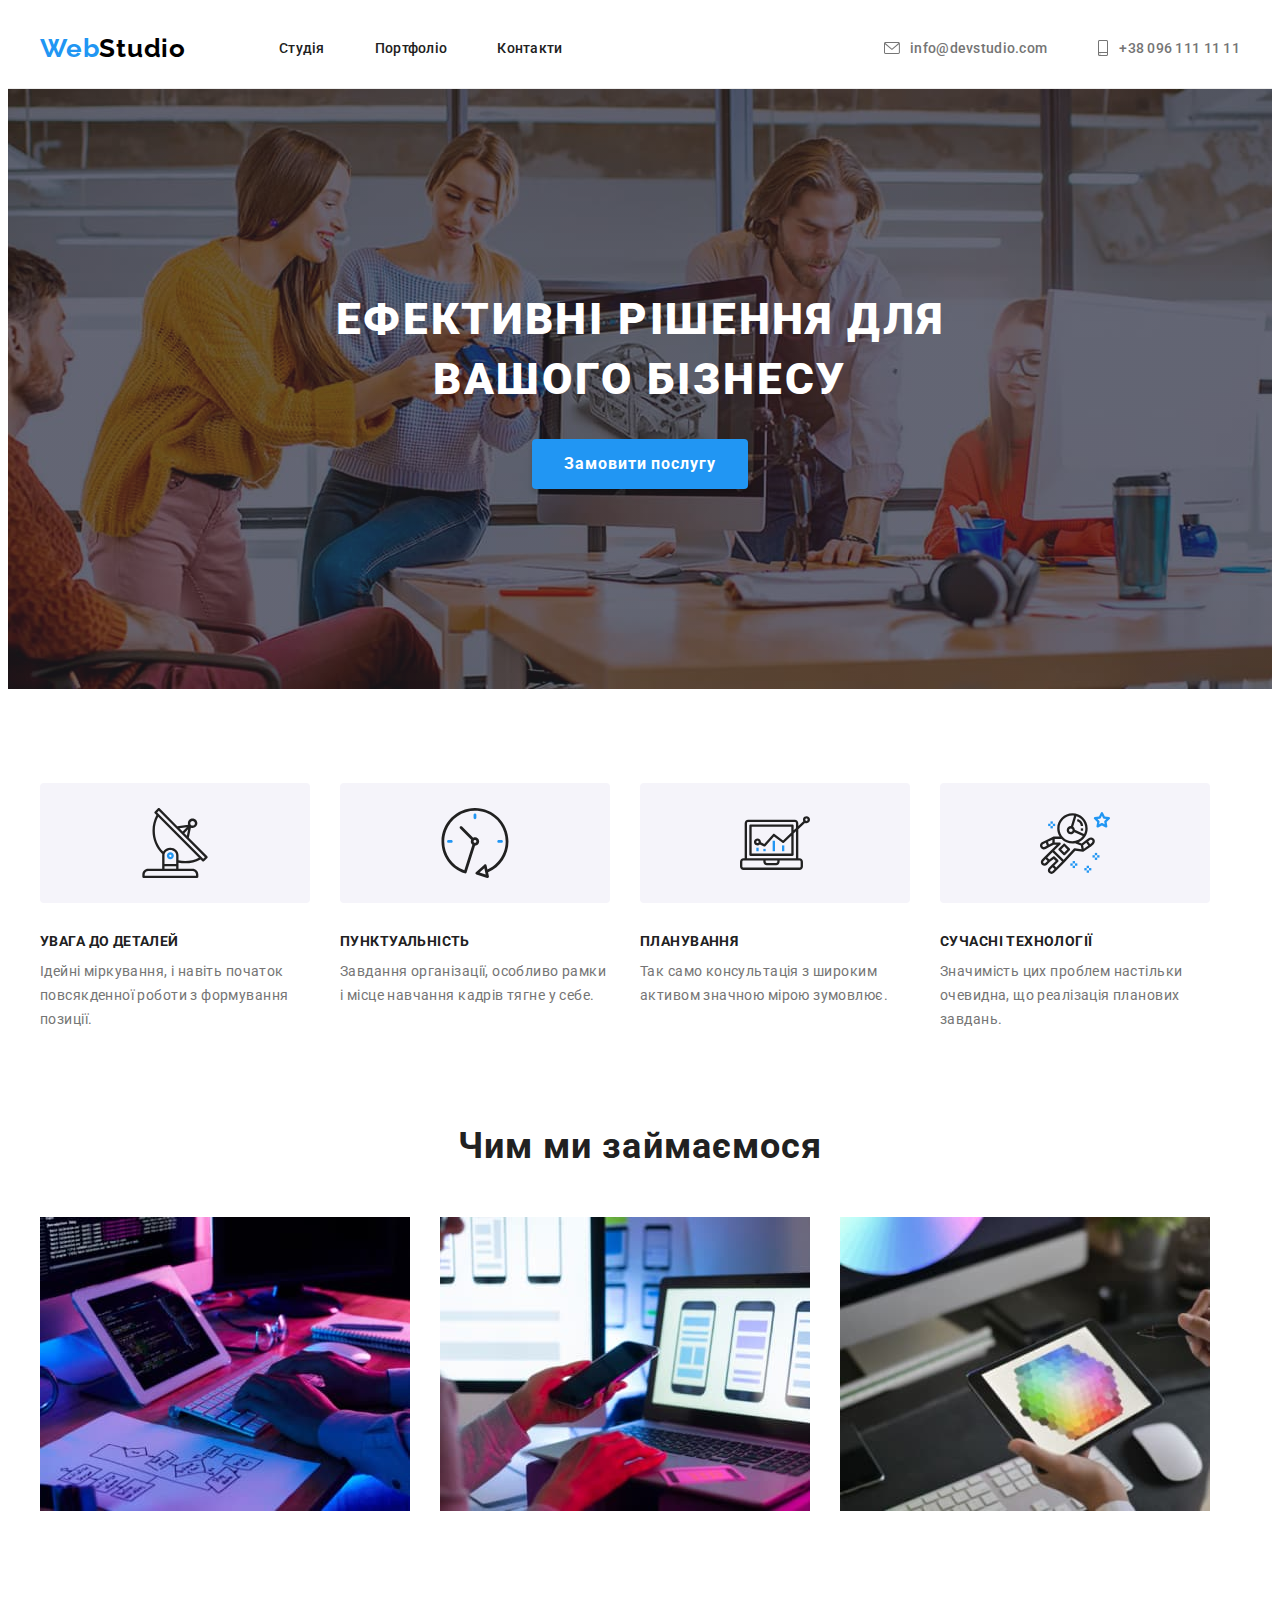
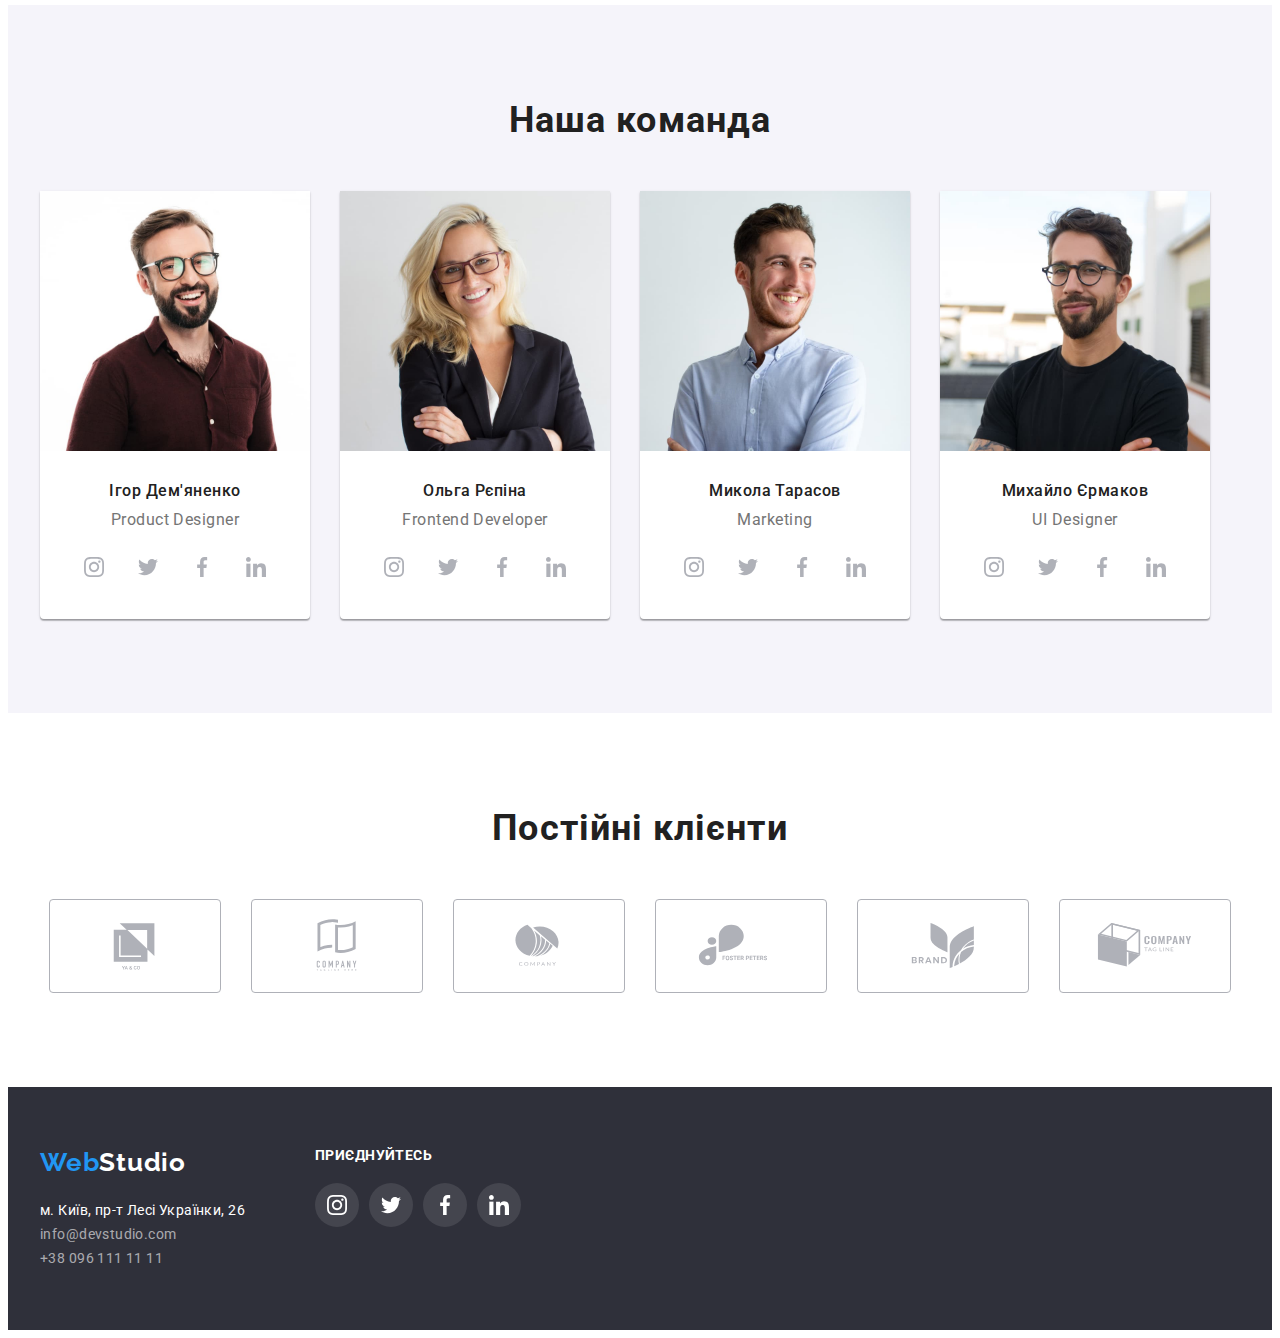
<file: index.html>
<!DOCTYPE html>
<html lang="uk">

<head>
    <meta charset="UTF-8" />
    <meta http-equiv="X-UA-Compatible" content="IE=edge" />
    <meta name="viewport" content="width=device-width, initial-scale=1.0" />
    <title>goit-markup-hw-02</title>
    <link rel="preconnect" href="https://fonts.googleapis.com" />
    <link rel="preconnect" href="https://fonts.gstatic.com" crossorigin />
    <link rel="preconnect" href="https://fonts.googleapis.com" />
    <link rel="preconnect" href="https://fonts.gstatic.com" crossorigin />
    <link
        href="https://fonts.googleapis.com/css2?family=Raleway:wght@700&family=Roboto:wght@400;500;700;900&display=swap"
        rel="stylesheet" />
    <link rel="stylesheet" href="https://cdnjs.cloudflare.com/ajax/libs/modern-normalize/1.1.0/modern-normalize.min.css"
        integrity="sha512-wpPYUAdjBVSE4KJnH1VR1HeZfpl1ub8YT/NKx4PuQ5NmX2tKuGu6U/JRp5y+Y8XG2tV+wKQpNHVUX03MfMFn9Q=="
        crossorigin="anonymous" referrerpolicy="no-referrer" />
    <link rel="stylesheet" href="./css/styles.css" />
</head>

<body>
    
        <header class="header">
            <div class="container header-container">
                <nav class="header-nav">
                    <a href="./index.html" class="header-logo">
                        <span class="first-part-logo">Web</span><span class="last-part-logo">Studio</span></a>

                    <ul class="header-nav-list">
                        <li class="header-nav-item">
                            <a class="header-nav-link" href="./index.html">Студія</a>
                        </li>
                        <li class="header-nav-item">
                            <a class="header-nav-link" href="./portfolio.html">Портфоліо</a>
                        </li>
                        <li class="header-nav-item">
                            <a class="header-nav-link" href="#">Контакти</a>
                        </li>
                    </ul>
                </nav>
                <ul class="header-contacts-list">
                    <div class="gob">
                    <li class="header-contact-item">
                        <a class="header-contact-link" href="mailto:info@devstudio.com">
                            <svg class="contact-icon icon-envelope" width="16px" height="12px">
                                <use href="./images/icons.svg#icon-envelope"></use>
                            </svg>
                            info@devstudio.com</a>
                        </div>
                    </li>

                    <li class="header-contact-item">
                        <div class="gob">
                        <a class="header-contact-link width" href="tel:+380961111111">
                            <svg class="contact-icon icon-smartphone" width="12px" height="16px">
                                <use href="./images/icons.svg#icon-smartphone"></use>
                            </svg>
                            +38 096 111 11 11</a>
                        </div>
                    </li>
                </ul>
            </div>
        </header>

        <main>
            <section class="section hero hero-background">
                <div class="container">
                    <h1 class="hero-title">Ефективні рішення для вашого бізнесу</h1>
                    <button class="hero-btn" type="button">Замовити послугу</button>
                </div>
            </section>

            <section class="section about">
                <div class="container">
                    <h2 class="visually-hidden">Наші переваги</h2>
                    <ul class="about-list">
                        <li class="about-list-item">
                            <div class="box-icon">
                                <svg class="client-icon" width="70" height="70">
                                    <use href="./images/icons.svg#icon-antenna-1"></use>
                                </svg>
                            </div>
                            <h3 class="about-title-futures">Увага до деталей</h3>
                            <p class="about-text-item">
                                Ідейні міркування, і навіть початок повсякденної роботи з
                                формування позиції.
                            </p>
                        </li>
                        <li class="about-list-item">
                            <div class="box-icon">
                                <svg class="client-icon" width="70" height="70">
                                    <use href="./images/icons.svg#icon-clock-1"></use>
                                </svg>
                            </div>
                            <h3 class="about-title-futures">Пунктуальність</h3>
                            <p class="about-text-item">
                                Завдання організації, особливо рамки і місце навчання кадрів
                                тягне у себе.
                            </p>
                        </li>
                        <li class="about-list-item">
                            <div class="box-icon">
                                <svg class="client-icon" width="70" height="70">
                                    <use href="./images/icons.svg#icon-diagram-1"></use>
                                </svg>
                            </div>
                            <h3 class="about-title-futures">Планування</h3>
                            <p class="about-text-item">
                                Так само консультація з широким активом значною мірою
                                зумовлює.
                            </p>
                        </li>
                        <li class="about-list-item">
                            <div class="box-icon">
                                <svg class="client-icon" width="70" height="70">
                                    <use href="./images/icons.svg#icon-astronaut-1"></use>
                                </svg>
                            </div>
                            <h3 class="about-title-futures">Сучасні технології</h3>
                            <p class="about-text-item">
                                Значимість цих проблем настільки очевидна, що реалізація
                                планових завдань.
                            </p>
                        </li>
                    </ul>
                </div>
            </section>

            <section class="section img-box">
                <div class="container">
                    <h2 class="img-box-title title">Чим ми займаємося</h2>
                    <ul class="img-box-list">
                        <div class="wraper">
                        <li class="img-box-item">
                            <img src="./images//box1.jpg" alt="фото програмування" width="370" />
                        </li>
                        <div class="overlay-box"></div>
                        <p></p>
                    </div>
                        <li class="img-box-item">
                            <img src="./images//box2.jpg" alt="фото телефону" width="370" />
                        </li>
                        <li class="img-box-item">
                            <img src="./images//box3.jpg" alt="фото планшету" width="370" />
                        </li>
                    </ul>
                </div>
            </section>

            <section class="section team-section">
                <div class="container">
                    <div class="team">
                        <h2 class="title-team">Наша команда</h2>
                        <ul class="list-team">
                            <li class="card-styles card">
                                <img src="./images//img0.jpg" alt="Фото Ігор Дем'яненко" width="270" />
                                <div class="team-card-div">
                                    <h3 class="title-name">Ігор Дем'яненко</h3>
                                    <p class="text-position">Product Designer</p>

                                    <ul class="social-icons">
                                        <li>
                                            <a href="#" class="social-link">
                                                <svg class="socials-icon instagram" width="20" height="20">
                                                    <use href="./images/icons.svg#instagram"></use>
                                                </svg>
                                            </a>
                                        </li>
                                        <li>
                                            <a href="#" class="social-link">
                                                <svg class="socials-icon twitter" width="20" height="20">
                                                    <use href="./images/icons.svg#twitter"></use>
                                                </svg>
                                            </a>
                                        </li>
                                        <li>
                                            <a href="#" class="social-link">
                                                <svg class="socials-icon facebook" width="20" height="20">
                                                    <use href="./images/icons.svg#facebook"></use>
                                                </svg>
                                            </a>
                                        </li>
                                        <li>
                                            <a href="#" class="social-link">
                                                <svg class="socials-icon linkedin" width="20" height="20">
                                                    <use href="./images/icons.svg#linkedin"></use>
                                                </svg>
                                            </a>
                                        </li>
                                    </ul>
                                </div>
                            </li>
                            <li class="card-styles card">
                                <img src="./images//img1.jpg" alt="Фото Ольга Рєпіна" width="270" />
                                <div class="team-card-div">
                                    <h3 class="title-name">Ольга Рєпіна</h3>
                                    <p class="text-position">Frontend Developer</p>
                                    <ul class="social-icons">
                                        <li>
                                            <a href="#" class="social-link">
                                                <svg class="socials-icon icon" width="20" height="20">
                                                    <use href="./images/icons.svg#instagram"></use>
                                                </svg>
                                            </a>
                                        </li>
                                        <li>
                                            <a href="#" class="social-link">
                                                <svg class="socials-icon icon" width="20" height="20">
                                                    <use href="./images/icons.svg#twitter"></use>
                                                </svg>
                                            </a>
                                        </li>
                                        <li>
                                            <a href="#" class="social-link">
                                                <svg class="socials-icon facebook" width="20" height="20">
                                                    <use href="./images/icons.svg#facebook"></use>
                                                </svg>
                                            </a>
                                        </li>
                                        <li>
                                            <a href="#" class="social-link">
                                                <svg class="socials-icon linkedin" width="20" height="20">
                                                    <use href="./images/icons.svg#linkedin"></use>
                                                </svg>
                                            </a>
                                        </li>
                                    </ul>
                                </div>
                            </li>
                            <li class="card-styles card">
                                <img src="./images//img2.jpg" alt=" Фото Микола Тарасов" width="270" />
                                <div class="team-card-div">
                                    <h3 class="title-name">Микола Тарасов</h3>
                                    <p class="text-position">Marketing</p>
                                    <ul class="social-icons">
                                        <li>
                                            <a href="#" class="social-link">
                                                <svg class="socials-icon instagram" width="20" height="20">
                                                    <use href="./images/icons.svg#instagram"></use>
                                                </svg>
                                            </a>
                                        </li>
                                        <li>
                                            <a href="#" class="social-link">
                                                <svg class="socials-icon twitter" width="20" height="20">
                                                    <use href="./images/icons.svg#twitter"></use>
                                                </svg>
                                            </a>
                                        </li>
                                        <li>
                                            <a href="#" class="social-link">
                                                <svg class="socials-icon facebook" width="20" height="20">
                                                    <use href="./images/icons.svg#facebook"></use>
                                                </svg>
                                            </a>
                                        </li>
                                        <li>
                                            <a href="#" class="social-link">
                                                <svg class="socials-icon linkedin" width="20" height="20">
                                                    <use href="./images/icons.svg#linkedin"></use>
                                                </svg>
                                            </a>
                                        </li>
                                    </ul>
                                </div>
                            </li>
                            <li class="card-styles card">
                                <img src="./images//img3.jpg" alt="Фото Михайло Єрмаков" width="270" />
                                <div class="team-card-div">
                                    <h3 class="title-name">Михайло Єрмаков</h3>
                                    <p class="text-position">UI Designer</p>
                                    <ul class="social-icons">
                                        <li>
                                            <a href="#" class="social-link">
                                                <svg class="socials-icon instagram" width="20" height="20">
                                                    <use href="./images/icons.svg#instagram"></use>
                                                </svg>
                                            </a>
                                        </li>
                                        <li>
                                            <a href="#" class="social-link">
                                                <svg class="socials-icon twitter" width="20" height="20">
                                                    <use href="./images/icons.svg#twitter"></use>
                                                </svg>
                                            </a>
                                        </li>
                                        <li>
                                            <a href="#" class="social-link">
                                                <svg class="socials-icon facebook" width="20" height="20">
                                                    <use href="./images/icons.svg#facebook"></use>
                                                </svg>
                                            </a>
                                        </li>
                                        <li>
                                            <a href="#" class="social-link">
                                                <svg class="socials-icon linkedin" width="20" height="20">
                                                    <use href="./images/icons.svg#linkedin"></use>
                                                </svg>
                                            </a>
                                        </li>
                                    </ul>
                                </div>
                            </li>
                        </ul>
                    </div>
                </div>
            </section>
            <section class="clients">
                <div class="container">
                <h2 class="clients-title">Постійні клієнти</h2>
                <ul class="client-list">
                    <li>
                        <a href="#" class="client-link">
                            <svg class="client-icon" width="106" height="60">
                                <use href="./images/icons.svg#icon-logo"></use>
                            </svg></a>
                    </li>
                    <li>
                        <a href="#" class="client-link">
                            <svg class="client-icon" width="106" height="60">
                                <use href="./images/icons.svg#icon-logo-1"></use>
                            </svg></a>
                    </li>
                    <li>
                        <a href="#" class="client-link">
                            <svg class="client-icon" width="106" height="60">
                                <use href="./images/icons.svg#icon-logo-2"></use>
                            </svg></a>
                    </li>
                    <li>
                        <a href="#" class="client-link">
                            <svg class="client-icon" width="106" height="60">
                                <use href="./images/icons.svg#icon-logo-3"></use>
                            </svg></a>
                    </li>
                    <li>
                        <a href="#" class="client-link">
                            <svg class="client-icon" width="106" height="60">
                                <use href="./images/icons.svg#icon-logo-4"></use>
                            </svg></a>
                    </li>
                    <li>
                        <a href="#" class="client-link">
                            <svg class="client-icon" width="106" height="60">
                                <use href="./images/icons.svg#icon-logo-5"></use>
                            </svg></a>
                    </li>
                </ul>
             </div>
            </section>
        </main>

        <footer class="footer">
            <div class="container">
                <div class="footer-container">
             <div class="footer-folow">
                <a href="./index.html" class="footer-logo">
                    <span class="first-part-logo">Web</span><span
                        class="last-part-logo last-color-logo">Studio</span></a>
                        
                    <address class="footer-adress">
                        <ul class="footer-list">
                            <li>
                                <a class="footer-adress-link link" href="https://goo.gl/maps/CPtrU1FHBa2aNyZL9"
                                    target="_blank" rel="noopener noreferrer nofollow">м. Київ, пр-т Лесі Українки,
                                    26</a>
                            </li>
                            <li>
                                <a class="footer-contact-link link" href="mailto:info@devstudio.com"
                                    lang="en">info@devstudio.com</a>
                            </li>
                            <li>
                                <a class="footer-contact-link link" href="tel:+380961111111">+38 096 111 11 11</a>
                            </li>
                        </ul>
                    </address>
                </div>
                <div class="folow">
                    <p class="footer-icon-title">ПРИЄДНУЙТЕСЬ</p>
                    <ul class="footer-icon-item">
                        <li><a href="#" class="footer-link-icon"><svg class="footer-icon" width="20" height="20">
                                    <use href="./images/icons.svg#instagram"></use>
                                </svg></a></li>

                        <li><a href="#" class="footer-link-icon"><svg class="footer-icon" width="20" height="20">
                                    <use href="./images/icons.svg#twitter"></use>
                                </svg></a></li>

                        <li><a href="#" class="footer-link-icon"><svg class="footer-icon" width="20" height="20">
                                    <use href="./images/icons.svg#facebook"></use>
                                </svg></a></li>

                        <li><a href="#" class="footer-link-icon"><svg class="footer-icon" width="20" height="20">
                                    <use href="./images/icons.svg#linkedin"></use>
                                </svg></a></li>
                    </ul>
                </div>
            </div>
                
            </div>
        </footer>

</body>

</html>
</file>
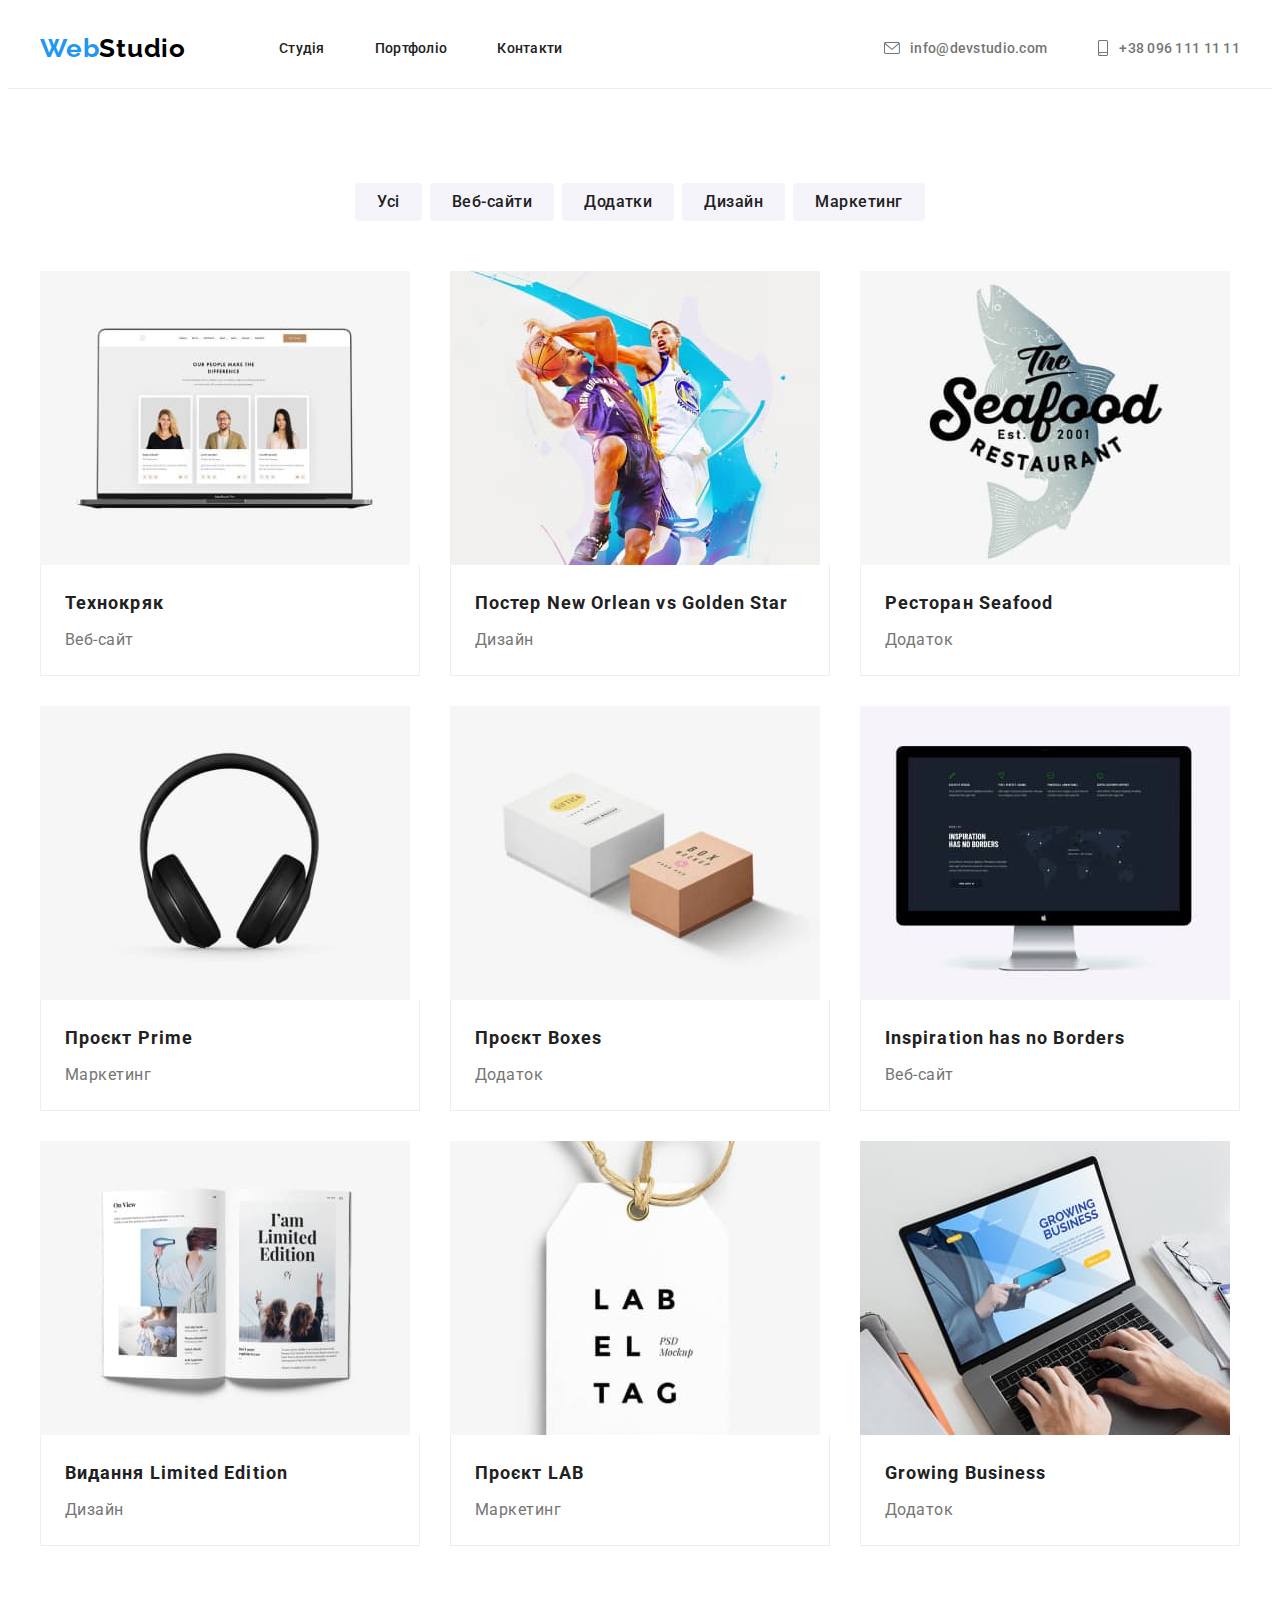
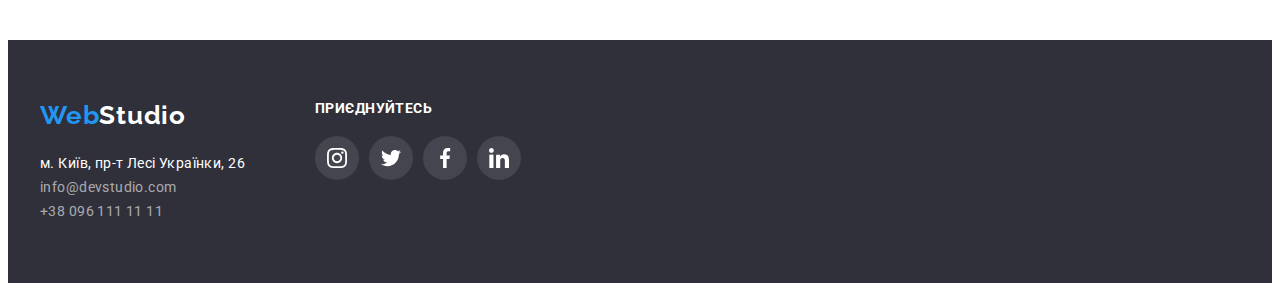
<file: portfolio.html>
<!DOCTYPE html>
<html lang="uk">

<head>
    <meta charset="UTF-8" />
    <meta http-equiv="X-UA-Compatible" content="IE=edge" />
    <meta name="viewport" content="width=device-width, initial-scale=1.0" />
    <title>goit-markup-hw-02</title>
    <link rel="preconnect" href="https://fonts.googleapis.com" />
    <link rel="preconnect" href="https://fonts.gstatic.com" crossorigin />
    <link rel="preconnect" href="https://fonts.googleapis.com" />
    <link rel="preconnect" href="https://fonts.gstatic.com" crossorigin />
    <link
        href="https://fonts.googleapis.com/css2?family=Raleway:wght@700&family=Roboto:wght@400;500;700;900&display=swap"
        rel="stylesheet" />
    <link rel="stylesheet" href="https://cdnjs.cloudflare.com/ajax/libs/modern-normalize/1.1.0/modern-normalize.min.css"
        integrity="sha512-wpPYUAdjBVSE4KJnH1VR1HeZfpl1ub8YT/NKx4PuQ5NmX2tKuGu6U/JRp5y+Y8XG2tV+wKQpNHVUX03MfMFn9Q=="
        crossorigin="anonymous" referrerpolicy="no-referrer" />
    <link rel="stylesheet" href="./css/styles.css" />
</head>

<body>
    <div class="contaniner">
        <header class="header">
            <div class="container header-container">
                <nav class="header-nav">
                    <a href="./index.html" class="header-logo">
                        <span class="first-part-logo">Web</span><span class="last-part-logo">Studio</span></a>

                    <ul class="header-nav-list">
                        <li class="header-nav-item">
                            <a class="header-nav-link" href="./index.html">Студія</a>
                        </li>
                        <li class="header-nav-item">
                            <a class="header-nav-link" href="./portfolio.html">Портфоліо</a>
                        </li>
                        <li class="header-nav-item">
                            <a class="header-nav-link" href="#">Контакти</a>
                        </li>
                    </ul>
                </nav>
                <ul class="header-contacts-list">
                    <li class="header-contact-item">
                        <a class="header-contact-link" href="mailto:info@devstudio.com">
                            <svg class="contact-icon icon-envelope" width="16px" height="12px">
                                <use href="./images/icons.svg#icon-envelope"></use>
                            </svg>
                            info@devstudio.com</a>
                    </li>
                    <li class="header-contact-item">
                        <a class="header-contact-link width" href="tel:+380961111111">
                            <svg class="contact-icon icon-smartphone" width="12px" height="16px">
                                <use href="./images/icons.svg#icon-smartphone"></use>
                            </svg>
                            +38 096 111 11 11</a>
                    </li>
                </ul>
            </div>
        </header>
        <main>
            <section class="section-portfolio">
                <div class="container">
                    <h1 class="visually-hidden">Портфоліо</h1>

                    <ul class="menu-btn">
                        <li class="btn-nav-li">
                            <button class="btn-nav" type="button">Усі</button>
                        </li>
                        <li class="btn-nav-li">
                            <button class="btn-nav" type="button">Веб-сайти</button>
                        </li>
                        <li class="btn-nav-li">
                            <button class="btn-nav" type="button">Додатки</button>
                        </li>
                        <li class="btn-nav-li">
                            <button class="btn-nav" type="button">Дизайн</button>
                        </li>
                        <li class="btn-nav-li">
                            <button class="btn-nav" type="button">Маркетинг</button>
                        </li>
                    </ul>

                    <ul class="card-list">
                        <li class="item">
                            <img src="./images/portf1.jpg" alt="Технокряк" width="370" />
                            <div class="card-div">
                                <h2 class="portfolio-title-item">Технокряк</h2>
                                <p class="portfolio-text-item">Веб-сайт</p>
                            </div>
                        </li>

                        <li class="item">
                            <img src="./images/portf2.jpg" alt="Постер New Orlean vs Golden Star" width="370" />
                            <div class="card-div">
                                <h2 class="portfolio-title-item">
                                    Постер New Orlean vs Golden Star
                                </h2>
                                <p class="portfolio-text-item">Дизайн</p>
                            </div>
                        </li>

                        <li class="item">
                            <img src="./images/portf3.jpg" alt="Ресторан Seafood" width="370" />
                            <div class="card-div">
                                <h2 class="portfolio-title-item">Ресторан Seafood</h2>
                                <p class="portfolio-text-item">Додаток</p>
                            </div>
                        </li>

                        <li class="item">
                            <img src="./images/portf4.jpg" alt="Проєкт Prime" width="370" />
                            <div class="card-div">
                                <h2 class="portfolio-title-item">Проєкт Prime</h2>
                                <p class="portfolio-text-item">Маркетинг</p>
                            </div>
                        </li>

                        <li class="item">
                            <img src="./images/portf5.jpg" alt="Проєкт Boxes" width="370" />
                            <div class="card-div">
                                <h2 class="portfolio-title-item">Проєкт Boxes</h2>
                                <p class="portfolio-text-item">Додаток</p>
                            </div>
                        </li>

                        <li class="item">
                            <img src="./images/portf6.jpg" alt="Inspiration has no Borders" width="370" />
                            <div class="card-div">
                                <h2 class="portfolio-title-item">
                                    Inspiration has no Borders
                                </h2>
                                <p class="portfolio-text-item">Веб-сайт</p>
                            </div>
                        </li>

                        <li class="item">
                            <img src="./images/portf7.jpg" alt="Видання Limited Edition" width="370" />
                            <div class="card-div">
                                <h2 class="portfolio-title-item">Видання Limited Edition</h2>
                                <p class="portfolio-text-item">Дизайн</p>
                            </div>
                        </li>

                        <li class="item">
                            <img src="./images/portf8.jpg" alt="Проєкт LAB" width="370" />
                            <div class="card-div">
                                <h2 class="portfolio-title-item">Проєкт LAB</h2>
                                <p class="portfolio-text-item">Маркетинг</p>
                            </div>
                        </li>

                        <li class="item down">
                            <img src="./images/portf9.jpg" alt="Growing Business" width="370" />
                            <div class="card-div">
                                <h2 class="portfolio-title-item">Growing Business</h2>
                                <p class="portfolio-text-item">Додаток</p>
                            </div>
                        </li>
                    </ul>
                </div>
            </section>
        </main>

        <footer class="footer">
            <div class="container">
                <div class="footer-container">
             <div class="footer-folow">
                <a href="./index.html" class="footer-logo">
                    <span class="first-part-logo">Web</span><span
                        class="last-part-logo last-color-logo">Studio</span></a>
                        
                    <address class="footer-adress">
                        <ul class="footer-list">
                            <li>
                                <a class="footer-adress-link link" href="https://goo.gl/maps/CPtrU1FHBa2aNyZL9"
                                    target="_blank" rel="noopener noreferrer nofollow">м. Київ, пр-т Лесі Українки,
                                    26</a>
                            </li>
                            <li>
                                <a class="footer-contact-link link" href="mailto:info@devstudio.com"
                                    lang="en">info@devstudio.com</a>
                            </li>
                            <li>
                                <a class="footer-contact-link link" href="tel:+380961111111">+38 096 111 11 11</a>
                            </li>
                        </ul>
                    </address>
                </div>
                <div class="folow">
                    <p class="footer-icon-title">ПРИЄДНУЙТЕСЬ</p>
                    <ul class="footer-icon-item">
                        <li><a href="#" class="footer-link-icon"><svg class="footer-icon" width="20" height="20">
                                    <use href="./images/icons.svg#instagram"></use>
                                </svg></a></li>

                        <li><a href="#" class="footer-link-icon"><svg class="footer-icon" width="20" height="20">
                                    <use href="./images/icons.svg#twitter"></use>
                                </svg></a></li>

                        <li><a href="#" class="footer-link-icon"><svg class="footer-icon" width="20" height="20">
                                    <use href="./images/icons.svg#facebook"></use>
                                </svg></a></li>

                        <li><a href="#" class="footer-link-icon"><svg class="footer-icon" width="20" height="20">
                                    <use href="./images/icons.svg#linkedin"></use>
                                </svg></a></li>
                    </ul>
                </div>
            </div>
                
            </div>
        </footer>
    </div>
</body>

</html>
</file>
<file: css/styles.css>
h1,h2,h3,h4,h5,h6,p {
    margin: 0px;
}
ul {
    margin: 0px;
    padding: 0px;
    list-style: none;
}
a {
    text-decoration: none;
}
img {
    display: block;
    
}

button {
    cursor: pointer;
}
.container {
    width: 1200px;
    padding-left: 15px;
    padding-right: 15px;
    margin: 0 auto;
    
   
}
/*root*/
:root{
    --second-font: 'Raleway';
    --first-color: #212121;
    --second-color: #2196F3;
    --element-font-color:  #FFFFFF;
}
body {
    font-family: "Roboto", sans-serif;
    color: var(--first-color);
    background-color:var(--element-font-color);
    }

/*header*/
.header { border-bottom: 1px solid #ECECEC;
    
}
.header-container{
    display: flex;
 
    
}
.header-nav {
    display: flex;
    align-items: center;
    
}


.first-part-logo {
    font-family:var(--second-font) ;
    font-style: normal;
    font-weight: 700;
    font-size: 26px;
    line-height: calc(31 / 26);
    letter-spacing: 0.03em;
    color: var(--second-color);
}

.last-part-logo {
    font-family: var(--second-font);
    font-style: normal;
    font-weight: 700;
    font-size: 26px;
    line-height: calc(31 / 26);
    letter-spacing: 0.03em;
    color: #000000;
}
.header-nav-list {
    display: flex;
    align-items: center;
    margin-left: 93px;

    
  
}
.header-nav-item:not(:first-child) {
   
    text-align: center;
    margin-left: 50px;

}
.header-contact-item:hover{
fill: #2196F3;
}
.header-nav-link {
            font-weight: 500;
            font-size: 14px;
            line-height: calc(16 / 14);
            letter-spacing: 0.02em;
            color: var(--first-color);
            padding-top: 32px;
            padding-bottom: 32px;
            display: block;
    
}
.header-nav-link:hover, 
.header-nav-link:focus {
            color:var(--second-color);
}
/*93 215*/
.header-contacts-list {
    display: flex;
    margin-left: auto;
    
    
}
.icon-envelope{
   
}

.icon-smartphone{ 
   
}


 

.header-contact-item:not(:first-child){
    margin-left: 50px;
  
}
.header-contact-link {
            font-weight: 500;
            font-size: 14px;
            align-items: center;
            line-height: calc(16 / 14);
            letter-spacing: 0.02em;
            color: #757575; 
            padding-top: 32px;
            padding-bottom: 32px;
            display: flex         
}
.contact-icon{
    margin-right: 10px;
    fill: currentColor;
   
    
}
.header-contact-link:hover,
.header-contact-link:focus {
    color: #2196F3;
}




/*section hero*/
.hero {
            max-width: 1600px;
            margin-left: auto;
            margin-right: auto;
            background-color:#2F303A ;
            padding-top: 200px;
            padding-bottom: 200px;
            background-image:linear-gradient(to right,rgba(47, 48, 58, 0.4),rgba(47, 48, 58, 0.4)), url(../images/baground.jpg);
              
            background-size: cover;
            background-repeat: no-repeat;
            background-position: center;
            
            
    
}
.hero-title {
            font-weight: 900;
            font-size: 44px;
            line-height: calc(60 / 44);    
            text-align: center;
            letter-spacing: 0.06em;
            text-transform: uppercase;    
            color:var(--element-font-color);
            width: 696px;
            margin: 0 auto;
            margin-bottom: 30px;
}

.hero-btn {
            font-family: 'Roboto';
            font-style: normal;
            font-weight: 700;
            font-size: 16px;
            line-height: calc(30 / 16);
            display: flex;
            letter-spacing: 0.06em;
            background-color:var(--second-color);
            cursor: pointer;
            color: var(--element-font-color);
            border-radius: 4px;
            border: none;
            margin: 0 auto;
            padding:10px 32px 10px 32px;
            box-shadow: 0px 4px 4px rgba(0, 0, 0, 0.15);
            
 
}
.hero-btn:hover,
.hero-btn:focus {
            background-color: #188CE8;
}


/*section about*/
.about {
            padding-top: 94px;
            padding-bottom: 94px;
}
.visually-hidden {
            position: absolute;
            white-space: nowrap;
            width: 1px;
            height: 1px;
            overflow: hidden;
            border: 0;
            padding: 0;
            clip: rect(0 0 0 0);
            clip-path: inset(50%);
            margin: -1px;
} 

.box-icon{
    display: flex;
    width: 270px;
    height: 120px;
    background-color: #F5F4FA;
    border-radius: 4px;
    justify-content: center;
    align-items: center;
    margin-bottom: 30px;
}
.about-list {
}
.about-title-futures {
            font-weight: 700;
            font-size: 14px;
            line-height: calc(16 / 14);
            letter-spacing: 0.03em;
            text-transform: uppercase;
            color: var(--first-color);
            margin-bottom: 10px;
}
.about-text-item {
            font-weight: 400;
            font-size: 14px;
            line-height: 24px;    
            letter-spacing: 0.03em;    
            color: #757575;
            

}
.about-list-item{
    width: 270px;
   
    
    
}
.about-list-item:not(:first-child){
   margin-left: 30px;

}

.about-list{
    
    
   display: flex;
   
    
}
/*section box*/
.img-box {
            padding-bottom: 94px;
}
.img-box-title {
            font-weight: 700;
            font-size: 36px;
            line-height: calc(42 / 36);
            text-align: center;
            letter-spacing: 0.03em;    
            color: var(--first-color);
            
}
.img-box-list {
    display: flex;
    flex-wrap: wrap;
    margin-top: 50px;

}

.img-box-item:not(:first-child){
    margin-left: 30px;

}
/*section team*/
.team-section{
    background: #F5F4FA;
    padding-top: 94px;
    padding-bottom: 94px;
    
}
.team {
            background: #F5F4FA;
            
           
}
.title-team {
            font-weight: 700;
            font-size: 36px;
            line-height: 42px;
            text-align: center;
            letter-spacing: 0.03em;
            color: var(--first-color);
            
            
            
        
}
.list-team {
            
            display: flex;
            margin-top: 50px;
               
}



.social-icons{
    display: flex;
    gap: 10px;
    justify-content: center;
    margin-top: 16px;
}

.social-link{
    display: flex;
    justify-content: center;
    align-items: center;

    width: 44px;
    height: 44px;
    background-color: #FFFFFF;
    color: #AFB1B8;
    border-radius: 50%;
}

.social-link:hover 
{
    background-color: #2196F3;
    
}
.social-icons{
    fill:#AFB1B8;
}

.social-link:hover, .social-icon{
    fill: #FFFFFF;
}



.social-link{
    
fill: currentColor;
}



.socials-icon-instagram {
   
}

.socials-icon-twitter {
    
}
.socials-icon-facebook {
    
}




.card:not(:first-child){
    margin-left: 30px;
}
.card {
    border-radius: 0px 0px 4px 4px;
    box-shadow: 0px 1px 3px rgba(0, 0, 0, 0.12), 0px 1px 1px rgba(0, 0, 0, 0.14), 0px 2px 1px rgba(0, 0, 0, 0.2);
}
.card-styles {
            background-color: var(--element-font-color);
            width: 270px;
}
.title-name {
            font-weight: 500;
            font-size: 16px;
            line-height: calc(19 / 16);    
            text-align: center;
            letter-spacing: 0.03em;
            color: var(--first-color);

            margin-bottom: 10px;
}
.text-position {
            font-weight: 400;
            font-size: 16px;
            line-height: calc(19 / 16);    
            text-align: center;
            letter-spacing: 0.03em;    
            color: #757575;
            

}
.team-card-div {
    padding-bottom: 30px;
    padding-top: 30px;

}

.clients {
    margin-top: 94px;
    margin-bottom: 94px;
}
.clients-title{
font-weight: 700;
font-size: 36px;
line-height: 42px;
text-align: center;
letter-spacing: 0.03em;

color: #212121;
margin-bottom: 50px;
}

.client-list{
    display: flex;
    justify-content: center;
    align-items: center;
    gap: 30px;
}
.client-link{
    display: flex;
    align-items: center;
    justify-content: center;
    width: 170px;
    height: 92px;
    border: 1px solid #AFB1B8;
    color:#AFB1B8 ;
    border-radius: 4px;
 
    
}
.client-link:hover,
.client-link:focus{
    border-color: #2196F3;
    color: #2196F3;
    
}
.client-icon{
     fill: currentColor;
}


.client-icon:hover, .client-link:hover  {
   
    
}
.client-icon:hover,
.client-icon:focus{
    
    
}



/*footer*/
.footer {
            background: #2F303A;
            padding-top: 60px;
            padding-bottom: 60px;
            
            
}

    
.footer-container{

display: flex;

}


.footer-adress{          
            
            margin-top: 20px;            
}




.last-color-logo {
            color: var(--element-font-color);
}

.footer-list {
            
            font-style: normal;
            


}
.link:not(:first-child){
    margin-top: 9px;
}

   

.footer-adress-link {
            font-weight: 400;
            font-size: 14px;
            line-height: calc(24 / 14);    
            letter-spacing: 0.03em;    
            color: var(--element-font-color);
            
}
.footer-adress-link:hover,
.footer-adress-link:focus{        
            color: var(--second-color);
}

.btn-nav-li:not(:first-child){
    margin-left: 8px;
}


.footer-contact-link {
            font-weight: 400;
            font-size: 14px;
            line-height: calc(24 / 14);
            letter-spacing: 0.03em;    
            color: rgba(255, 255, 255, 0.6);
}
.footer-contact-link:hover,
.footer-contact-link:focus {
            color: var(--second-color);
}

.folow{
    
    margin-left: 70px;
    
}

.footer-icon{ 
  
   justify-content: center;
   
   align-items: center;
    
    
   
}
.footer-link-icon{
    display: flex;
    justify-content: center;
    align-items: center;

    width: 44px;
    height: 44px;
    background-color: rgba(255, 255, 255, 0.1);;
    border-radius: 50%;
    fill: #FFFFFF;;
}
.footer-link-icon:hover,
.footer-link-icon:focus{
    background-color: #2196F3;
}


.footer-icon-title{
font-weight: 700;
font-size: 14px;
line-height: 16px;
letter-spacing: 0.03em;
text-transform: uppercase;
display: block;
color: #FFFFFF;



}
.footer-icon-item{
    display: flex;
    gap: 10px;
    margin-top: 20px;
}




/*portfolio*/
.section-portfolio {
    padding-top: 94px;
    padding-bottom: 94px;
    
}

.menu-btn {
            display: flex;
            margin-bottom: 50px;
            justify-content: center;
        
}



    




.btn-nav-li{
    
border-radius: 4px;
}

.btn-nav {
            font-family: 'Roboto';
            font-style: normal;
            font-weight: 500;
            font-size: 16px;
            line-height: calc(26 / 16);
            text-align: center;
            letter-spacing: 0.03em;    
            color: var(--first-color);
            background-color: #F5F4FA;
            border-radius: 4px;
            cursor: pointer;
            padding: 6px 22px 6px 22px;
            margin: 0 auto;
            border: none;
            
            
}


.btn-nav:hover,
.btn-nav:focus{
            background-color: var(--second-color);
            color: var(--element-font-color);
            box-shadow: 0px 3px 1px rgba(0, 0, 0, 0.1), 0px 1px 2px rgba(0, 0, 0, 0.08), 0px 2px 2px rgba(0, 0, 0, 0.12);
}

.card-list  {
    display: flex;
    flex-wrap: wrap;
    padding: 0;
    margin: 0;
    list-style: none ;

    margin-left: -30px;
    margin-top: -30px;
    
    
}
.item {
display: block;


}

.item:hover,
.item:focus{
    box-shadow: 0px 1px 1px rgba(0, 0, 0, 0.12), 0px 4px 4px rgba(0, 0, 0, 0.06), 1px 4px 6px rgba(0, 0, 0, 0.16);

}

    
.card-list > .item {
    flex-basis: calc(100% / 3 - 30px);

    margin-left: 30px;
    margin-top: 30px;
    
}
.portfolio-title-item {
            font-weight: 700;
            font-size: 18px;
            line-height: calc(36 / 18);    
            letter-spacing: 0.06em;    
            color: var(--first-color);
            
            
}
.portfolio-text-item {
            font-weight: 400;
            font-size: 16px;
            line-height: calc(30 / 16);    
            letter-spacing: 0.03em;    
            color: #757575;
            margin-top: 4px;
            
}

.card-div{
    border: 1px solid #EEEEEE;
    border-top: 0px;


padding-left: 24px;
padding-right: 24px;
padding-top: 20px;
padding-bottom: 20px;
}
</file>
